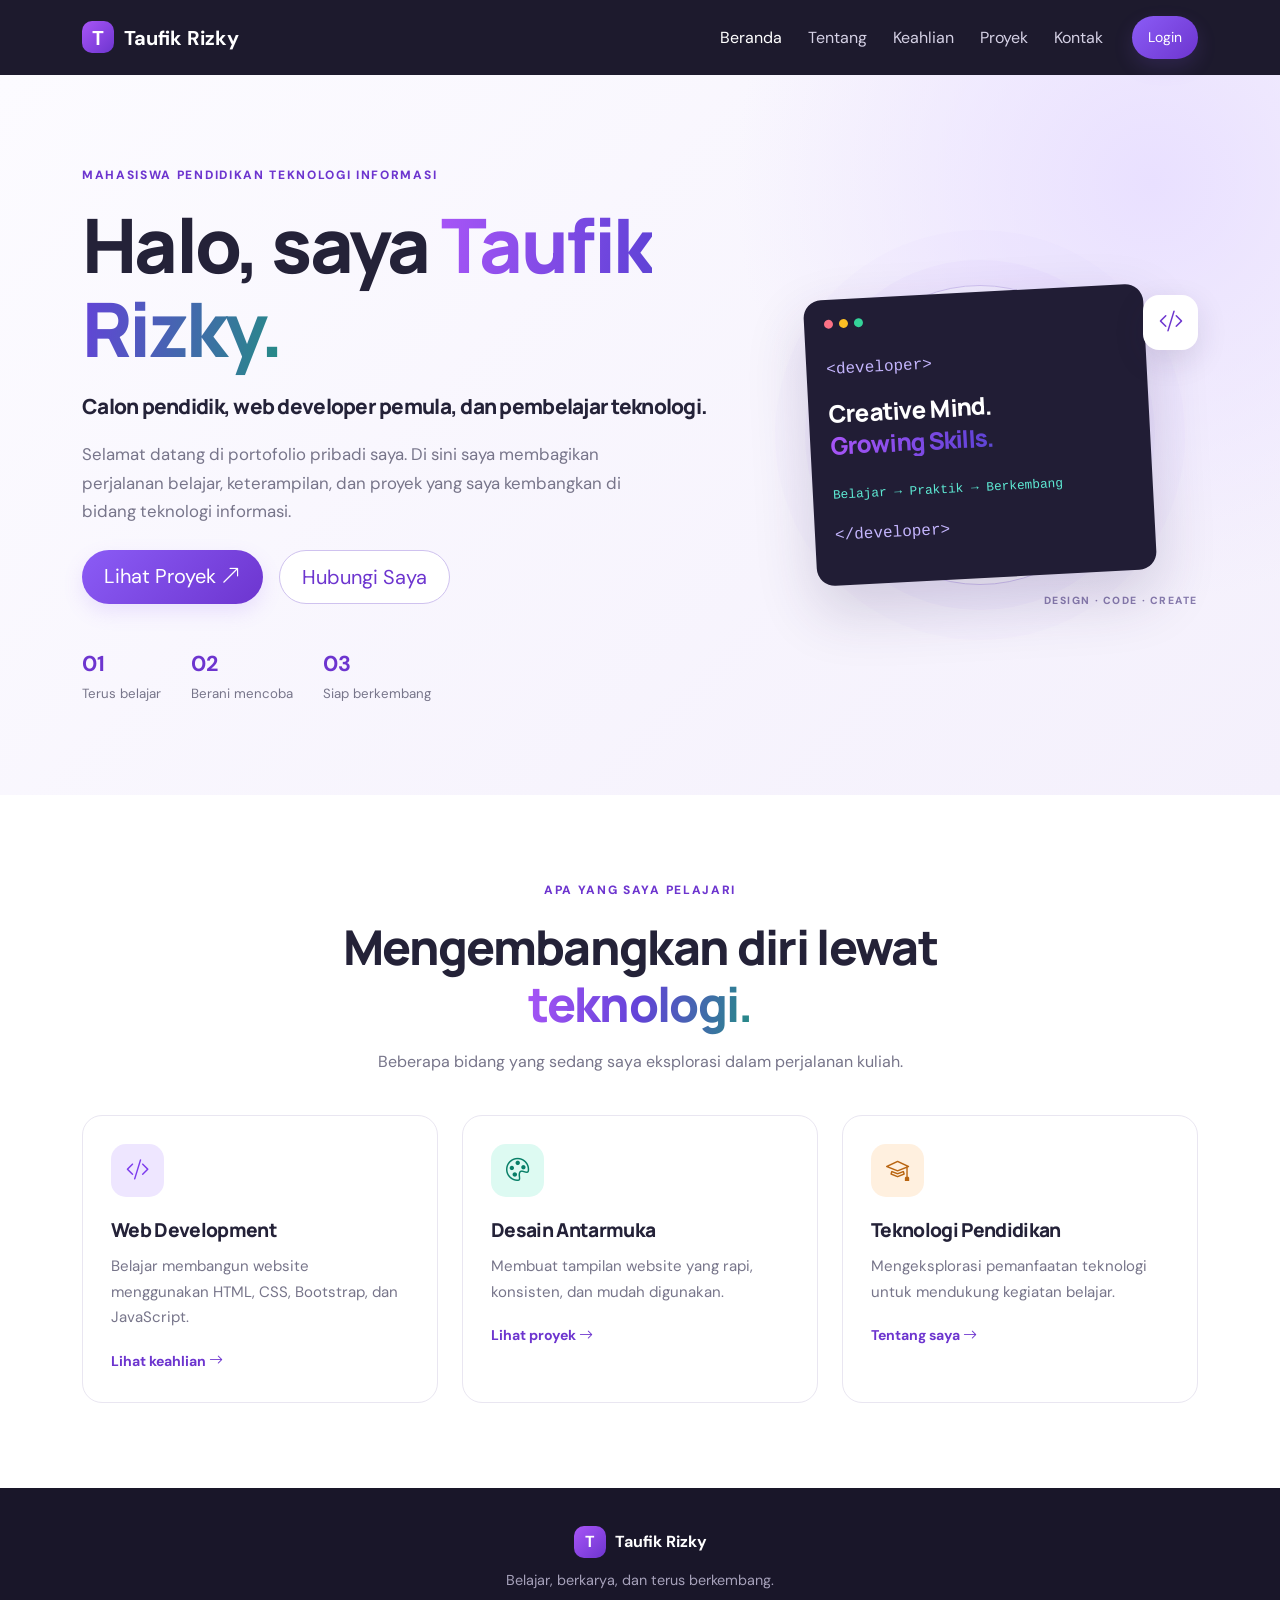
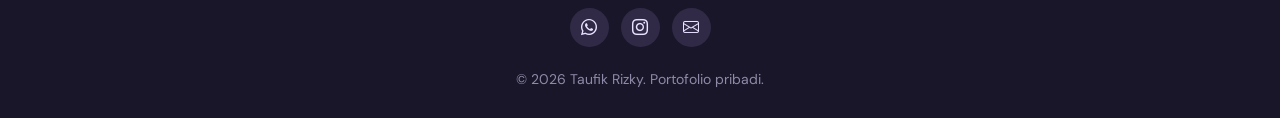
<file: index.html>
<!DOCTYPE html>
<html lang="id">
<head>
  <meta charset="UTF-8">
  <meta name="viewport" content="width=device-width, initial-scale=1">
  <title>Beranda | Taufik Rizky</title>
  <link href="https://cdn.jsdelivr.net/npm/bootstrap@5.3.8/dist/css/bootstrap.min.css" rel="stylesheet">
  <link href="https://cdn.jsdelivr.net/npm/bootstrap-icons@1.13.1/font/bootstrap-icons.min.css" rel="stylesheet">
  <link rel="stylesheet" href="style.css">
</head>
<body>
<nav class="navbar navbar-expand-lg navbar-dark site-nav sticky-top">
  <div class="container">
    <a class="navbar-brand fw-bold" href="index.html"><span class="brand">T</span> Taufik Rizky</a>
    <button class="navbar-toggler" type="button" data-bs-toggle="collapse" data-bs-target="#navMenu" aria-label="Buka navigasi">
      <span class="navbar-toggler-icon"></span>
    </button>
    <div class="collapse navbar-collapse" id="navMenu">
      <ul class="navbar-nav ms-auto align-items-lg-center">
        <li class="nav-item"><a class="nav-link active" href="index.html">Beranda</a></li>
        <li class="nav-item"><a class="nav-link" href="tentang.html">Tentang</a></li>
        <li class="nav-item"><a class="nav-link" href="keahlian.html">Keahlian</a></li>
        <li class="nav-item"><a class="nav-link" href="proyek.html">Proyek</a></li>
        <li class="nav-item"><a class="nav-link" href="kontak.html">Kontak</a></li>
        <li class="nav-item ms-lg-3"><a class="btn btn-purple btn-sm px-3" href="login.html">Login</a></li>
      </ul>
    </div>
  </div>
</nav>

<main>
  <section class="hero">
    <div class="container">
      <div class="row align-items-center g-5">
        <div class="col-lg-7">
          <p class="eyebrow">MAHASISWA PENDIDIKAN TEKNOLOGI INFORMASI</p>
          <h1>Halo, saya <span class="gradient">Taufik Rizky.</span></h1>
          <h2 class="hero-subtitle">Calon pendidik, web developer pemula, dan pembelajar teknologi.</h2>
          <p class="hero-text">Selamat datang di portofolio pribadi saya. Di sini saya membagikan perjalanan belajar, keterampilan, dan proyek yang saya kembangkan di bidang teknologi informasi.</p>
          <div class="d-flex gap-3 flex-wrap mt-4">
            <a href="proyek.html" class="btn btn-purple btn-lg">Lihat Proyek <i class="bi bi-arrow-up-right"></i></a>
            <a href="kontak.html" class="btn btn-outline-purple btn-lg">Hubungi Saya</a>
          </div>
          <div class="hero-info">
            <div><strong>01</strong><span>Terus belajar</span></div>
            <div><strong>02</strong><span>Berani mencoba</span></div>
            <div><strong>03</strong><span>Siap berkembang</span></div>
          </div>
        </div>
        <div class="col-lg-5">
          <div class="profile-art">
            <div class="art-circle"></div>
            <div class="art-card">
              <div class="art-top"><span></span><span></span><span></span></div>
              <p class="code-purple">&lt;developer&gt;</p>
              <h3>Creative Mind.</h3>
              <h3 class="gradient">Growing Skills.</h3>
              <p class="code-green">Belajar → Praktik → Berkembang</p>
              <p class="code-purple">&lt;/developer&gt;</p>
            </div>
            <div class="art-icon"><i class="bi bi-code-slash"></i></div>
            <div class="art-caption">DESIGN · CODE · CREATE</div>
          </div>
        </div>
      </div>
    </div>
  </section>

  <section class="section">
    <div class="container">
      <div class="section-heading text-center">
        <p class="eyebrow">APA YANG SAYA PELAJARI</p>
        <h2>Mengembangkan diri lewat <span class="gradient">teknologi.</span></h2>
        <p>Beberapa bidang yang sedang saya eksplorasi dalam perjalanan kuliah.</p>
      </div>
      <div class="row g-4 mt-3">
        <div class="col-md-4">
          <article class="info-card">
            <div class="icon-box"><i class="bi bi-code-slash"></i></div>
            <h3>Web Development</h3>
            <p>Belajar membangun website menggunakan HTML, CSS, Bootstrap, dan JavaScript.</p>
            <a href="keahlian.html">Lihat keahlian <i class="bi bi-arrow-right"></i></a>
          </article>
        </div>
        <div class="col-md-4">
          <article class="info-card">
            <div class="icon-box green"><i class="bi bi-palette"></i></div>
            <h3>Desain Antarmuka</h3>
            <p>Membuat tampilan website yang rapi, konsisten, dan mudah digunakan.</p>
            <a href="proyek.html">Lihat proyek <i class="bi bi-arrow-right"></i></a>
          </article>
        </div>
        <div class="col-md-4">
          <article class="info-card">
            <div class="icon-box orange"><i class="bi bi-mortarboard"></i></div>
            <h3>Teknologi Pendidikan</h3>
            <p>Mengeksplorasi pemanfaatan teknologi untuk mendukung kegiatan belajar.</p>
            <a href="tentang.html">Tentang saya <i class="bi bi-arrow-right"></i></a>
          </article>
        </div>
      </div>
    </div>
  </section>
</main>

<footer class="footer">
  <div class="container text-center">
    <a class="navbar-brand fw-bold text-white" href="index.html"><span class="brand">T</span> Taufik Rizky</a>
    <p>Belajar, berkarya, dan terus berkembang.</p>
    <div class="socials">
      <a href="https://wa.me/6281240125755" aria-label="WhatsApp"><i class="bi bi-whatsapp"></i></a>
      <a href="https://www.instagram.com/taufiq_rizkyyy?psln=MTl2dWFyeTM4ZGJiNQ==" aria-label="Instagram"><i class="bi bi-instagram"></i></a>
      <a href="mailto:taufikriski020@gmail.com" aria-label="Email"><i class="bi bi-envelope"></i></a>
    </div>
    <small>© <span data-year></span> Taufik Rizky. Portofolio pribadi.</small>
  </div>
</footer>
<script src="https://cdn.jsdelivr.net/npm/bootstrap@5.3.8/dist/js/bootstrap.bundle.min.js"></script>
<script src="script.js"></script>
</body>
</html>
</file>
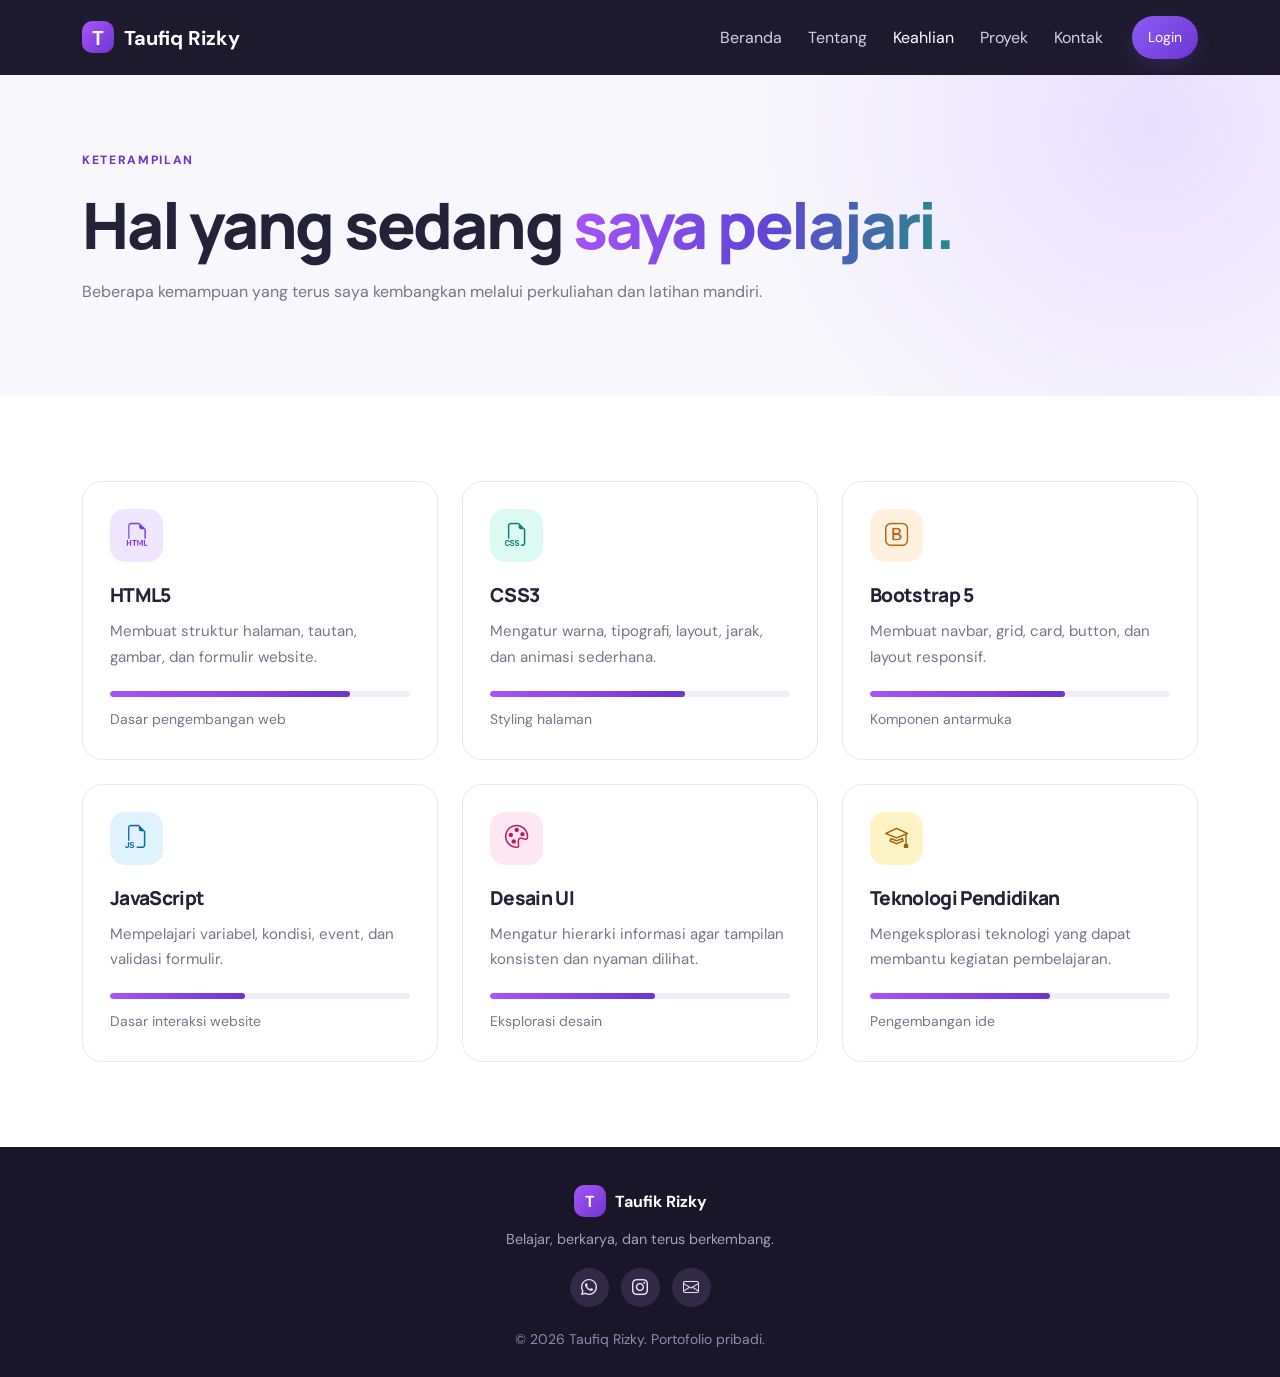
<file: keahlian.html>
<!DOCTYPE html>
<html lang="id">
<head>
  <meta charset="UTF-8"><meta name="viewport" content="width=device-width, initial-scale=1">
  <title>Keahlian | Taufiq Rizky</title>
  <link href="https://cdn.jsdelivr.net/npm/bootstrap@5.3.8/dist/css/bootstrap.min.css" rel="stylesheet">
  <link href="https://cdn.jsdelivr.net/npm/bootstrap-icons@1.13.1/font/bootstrap-icons.min.css" rel="stylesheet">
  <link rel="stylesheet" href="style.css">
</head>
<body>
<nav class="navbar navbar-expand-lg navbar-dark site-nav sticky-top"><div class="container">
  <a class="navbar-brand fw-bold" href="index.html"><span class="brand">T</span> Taufiq Rizky</a>
  <button class="navbar-toggler" type="button" data-bs-toggle="collapse" data-bs-target="#navMenu" aria-label="Buka navigasi"><span class="navbar-toggler-icon"></span></button>
  <div class="collapse navbar-collapse" id="navMenu"><ul class="navbar-nav ms-auto align-items-lg-center">
    <li class="nav-item"><a class="nav-link" href="index.html">Beranda</a></li>
    <li class="nav-item"><a class="nav-link" href="tentang.html">Tentang</a></li>
    <li class="nav-item"><a class="nav-link active" href="keahlian.html">Keahlian</a></li>
    <li class="nav-item"><a class="nav-link" href="proyek.html">Proyek</a></li>
    <li class="nav-item"><a class="nav-link" href="kontak.html">Kontak</a></li>
    <li class="nav-item ms-lg-3"><a class="btn btn-purple btn-sm px-3" href="login.html">Login</a></li>
  </ul></div>
</div></nav>
<main>
  <section class="page-heading"><div class="container">
    <p class="eyebrow">KETERAMPILAN</p><h1>Hal yang sedang <span class="gradient">saya pelajari.</span></h1>
    <p>Beberapa kemampuan yang terus saya kembangkan melalui perkuliahan dan latihan mandiri.</p>
  </div></section>
  <section class="section"><div class="container"><div class="row g-4">
    <div class="col-md-6 col-lg-4"><article class="info-card skill-card"><div class="icon-box"><i class="bi bi-filetype-html"></i></div><h3>HTML5</h3><p>Membuat struktur halaman, tautan, gambar, dan formulir website.</p><div class="skill-track"><span style="width:80%"></span></div><small>Dasar pengembangan web</small></article></div>
    <div class="col-md-6 col-lg-4"><article class="info-card skill-card"><div class="icon-box green"><i class="bi bi-filetype-css"></i></div><h3>CSS3</h3><p>Mengatur warna, tipografi, layout, jarak, dan animasi sederhana.</p><div class="skill-track"><span style="width:65%"></span></div><small>Styling halaman</small></article></div>
    <div class="col-md-6 col-lg-4"><article class="info-card skill-card"><div class="icon-box orange"><i class="bi bi-bootstrap"></i></div><h3>Bootstrap 5</h3><p>Membuat navbar, grid, card, button, dan layout responsif.</p><div class="skill-track"><span style="width:65%"></span></div><small>Komponen antarmuka</small></article></div>
    <div class="col-md-6 col-lg-4"><article class="info-card skill-card"><div class="icon-box blue"><i class="bi bi-filetype-js"></i></div><h3>JavaScript</h3><p>Mempelajari variabel, kondisi, event, dan validasi formulir.</p><div class="skill-track"><span style="width:45%"></span></div><small>Dasar interaksi website</small></article></div>
    <div class="col-md-6 col-lg-4"><article class="info-card skill-card"><div class="icon-box pink"><i class="bi bi-palette"></i></div><h3>Desain UI</h3><p>Mengatur hierarki informasi agar tampilan konsisten dan nyaman dilihat.</p><div class="skill-track"><span style="width:55%"></span></div><small>Eksplorasi desain</small></article></div>
    <div class="col-md-6 col-lg-4"><article class="info-card skill-card"><div class="icon-box yellow"><i class="bi bi-mortarboard"></i></div><h3>Teknologi Pendidikan</h3><p>Mengeksplorasi teknologi yang dapat membantu kegiatan pembelajaran.</p><div class="skill-track"><span style="width:60%"></span></div><small>Pengembangan ide</small></article></div>
  </div>
</main>
<footer class="footer"><div class="container text-center"><a class="navbar-brand fw-bold text-white" href="index.html"><span class="brand">T</span> Taufik Rizky</a><p>Belajar, berkarya, dan terus berkembang.</p><div class="socials"><a href="https://wa.me/6281240125755"><i class="bi bi-whatsapp"></i></a><a href="https://www.instagram.com/taufiq_rizkyyy?psln=MTl2dWFyeTM4ZGJiNQ=="><i class="bi bi-instagram"></i></a><a href="mailto:taufikriski020@gmail.com"><i class="bi bi-envelope"></i></a></div><small>© <span data-year></span> Taufiq Rizky. Portofolio pribadi.</small></div></footer>
<script src="https://cdn.jsdelivr.net/npm/bootstrap@5.3.8/dist/js/bootstrap.bundle.min.js"></script><script src="script.js"></script>
</body></html>
</file>
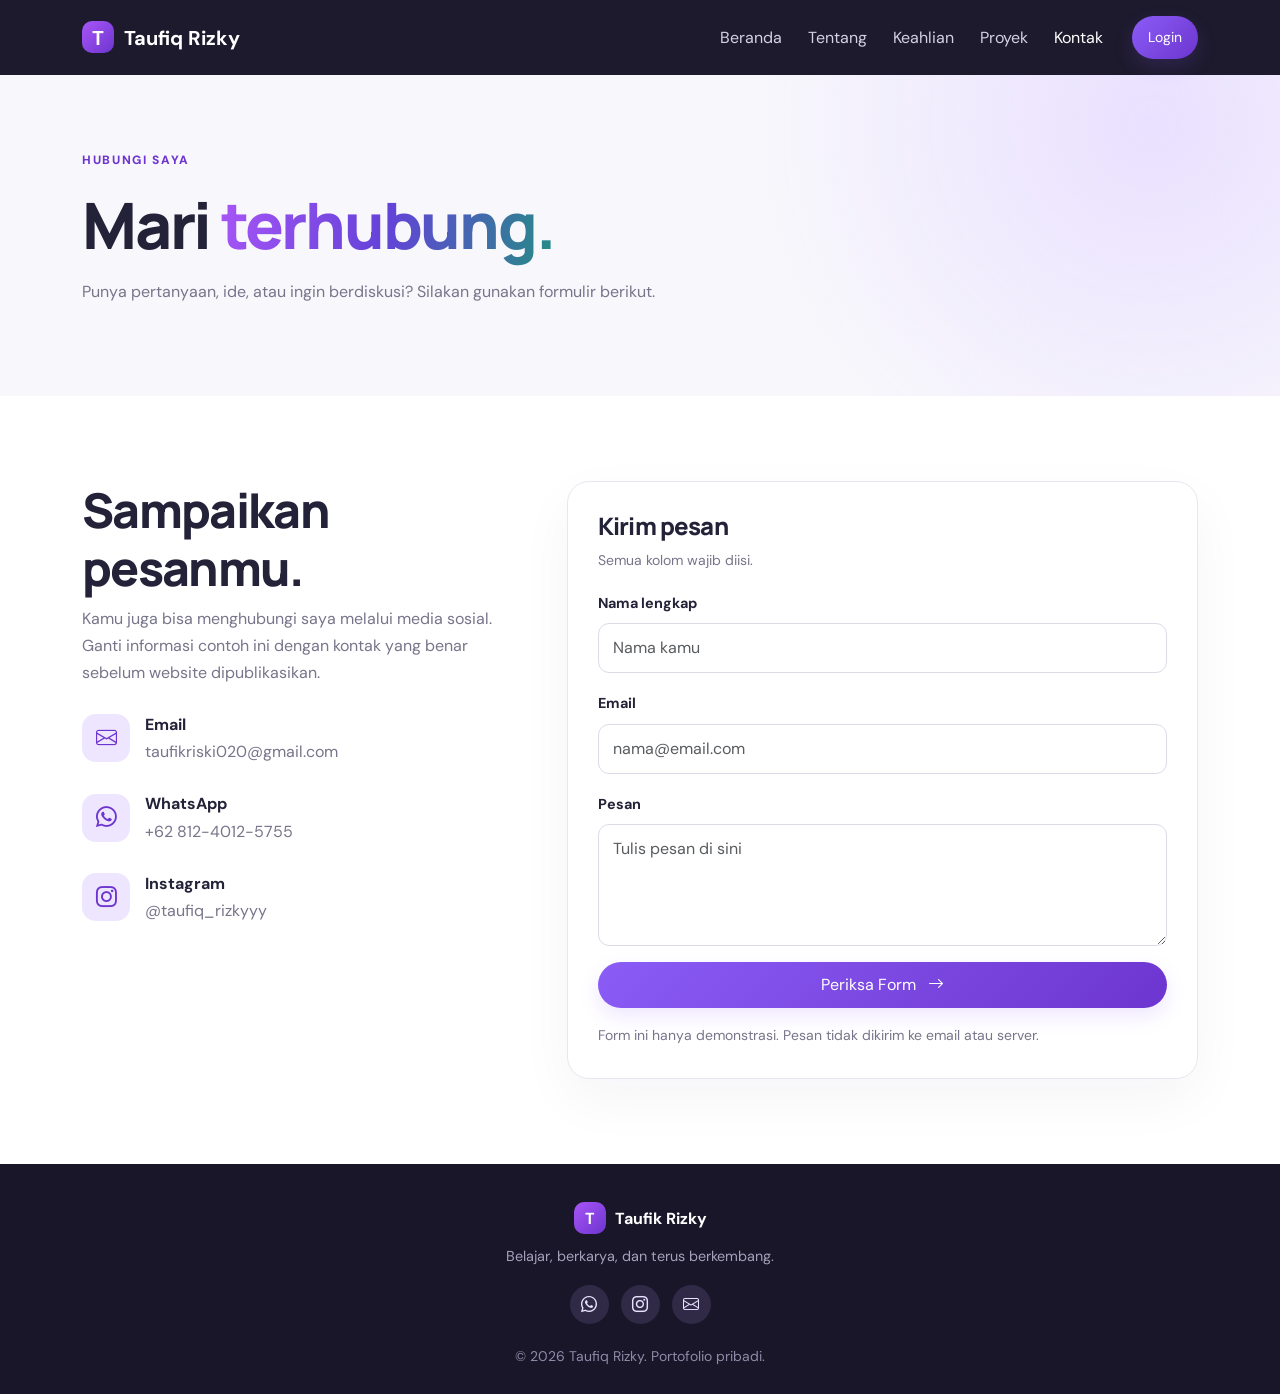
<file: kontak.html>
<!DOCTYPE html>
<html lang="id">
<head>
  <meta charset="UTF-8"><meta name="viewport" content="width=device-width, initial-scale=1">
  <title>Kontak | Taufiq Rizky</title>
  <link href="https://cdn.jsdelivr.net/npm/bootstrap@5.3.8/dist/css/bootstrap.min.css" rel="stylesheet">
  <link href="https://cdn.jsdelivr.net/npm/bootstrap-icons@1.13.1/font/bootstrap-icons.min.css" rel="stylesheet">
  <link rel="stylesheet" href="style.css">
</head>
<body>
<nav class="navbar navbar-expand-lg navbar-dark site-nav sticky-top"><div class="container">
  <a class="navbar-brand fw-bold" href="index.html"><span class="brand">T</span> Taufiq Rizky</a>
  <button class="navbar-toggler" type="button" data-bs-toggle="collapse" data-bs-target="#navMenu" aria-label="Buka navigasi"><span class="navbar-toggler-icon"></span></button>
  <div class="collapse navbar-collapse" id="navMenu"><ul class="navbar-nav ms-auto align-items-lg-center">
    <li class="nav-item"><a class="nav-link" href="index.html">Beranda</a></li>
    <li class="nav-item"><a class="nav-link" href="tentang.html">Tentang</a></li>
    <li class="nav-item"><a class="nav-link" href="keahlian.html">Keahlian</a></li>
    <li class="nav-item"><a class="nav-link" href="proyek.html">Proyek</a></li>
    <li class="nav-item"><a class="nav-link active" href="kontak.html">Kontak</a></li>
    <li class="nav-item ms-lg-3"><a class="btn btn-purple btn-sm px-3" href="login.html">Login</a></li>
  </ul></div>
</div></nav>
<main>
  <section class="page-heading"><div class="container">
    <p class="eyebrow">HUBUNGI SAYA</p><h1>Mari <span class="gradient">terhubung.</span></h1>
    <p>Punya pertanyaan, ide, atau ingin berdiskusi? Silakan gunakan formulir berikut.</p>
  </div></section>
  <section class="section"><div class="container"><div class="row g-5">
    <div class="col-lg-5"><h2 class="section-title">Sampaikan pesanmu.</h2><p class="muted">Kamu juga bisa menghubungi saya melalui media sosial. Ganti informasi contoh ini dengan kontak yang benar sebelum website dipublikasikan.</p>
      <div class="contact-item"><i class="bi bi-envelope"></i><div><strong>Email</strong><p>taufikriski020@gmail.com</p></div></div>
      <div class="contact-item"><i class="bi bi-whatsapp"></i><div><strong>WhatsApp</strong><p>+62 812-4012-5755</p></div></div>
      <div class="contact-item"><i class="bi bi-instagram"></i><div><strong>Instagram</strong><p>@taufiq_rizkyyy</p></div></div>
    </div>
    <div class="col-lg-7"><form id="contactForm" class="form-card" novalidate>
      <h3>Kirim pesan</h3><p class="muted small">Semua kolom wajib diisi.</p>
      <div class="mb-3"><label class="form-label" for="contactName">Nama lengkap</label><input class="form-control" id="contactName" name="name" required minlength="2" placeholder="Nama kamu"><div class="invalid-feedback">Nama minimal 2 karakter.</div></div>
      <div class="mb-3"><label class="form-label" for="contactEmail">Email</label><input class="form-control" id="contactEmail" name="email" type="email" required placeholder="nama@email.com"><div class="invalid-feedback">Masukkan email yang valid.</div></div>
      <div class="mb-3"><label class="form-label" for="contactMessage">Pesan</label><textarea class="form-control" id="contactMessage" name="message" rows="4" required minlength="5" placeholder="Tulis pesan di sini"></textarea><div class="invalid-feedback">Pesan minimal 5 karakter.</div></div>
      <button type="submit" class="btn btn-purple w-100">Periksa Form <i class="bi bi-arrow-right ms-2"></i></button>
      <div id="contactFeedback" class="form-feedback mt-3" role="status" aria-live="polite"></div>
      <p class="muted small mt-3 mb-0">Form ini hanya demonstrasi. Pesan tidak dikirim ke email atau server.</p>
    </form></div>
  </div></div></section>
</main>
<footer class="footer"><div class="container text-center"><a class="navbar-brand fw-bold text-white" href="index.html"><span class="brand">T</span> Taufik Rizky</a><p>Belajar, berkarya, dan terus berkembang.</p><div class="socials"><a href="https://wa.me/6281240125755"><i class="bi bi-whatsapp"></i></a><a href="https://www.instagram.com/taufiq_rizkyyy?psln=MTl2dWFyeTM4ZGJiNQ=="><i class="bi bi-instagram"></i></a><a href="mailto:taufikriski020@gmail.com"><i class="bi bi-envelope"></i></a></div><small>© <span data-year></span> Taufiq Rizky. Portofolio pribadi.</small></div></footer>
<script src="https://cdn.jsdelivr.net/npm/bootstrap@5.3.8/dist/js/bootstrap.bundle.min.js"></script><script src="script.js"></script>
</body></html>
</file>
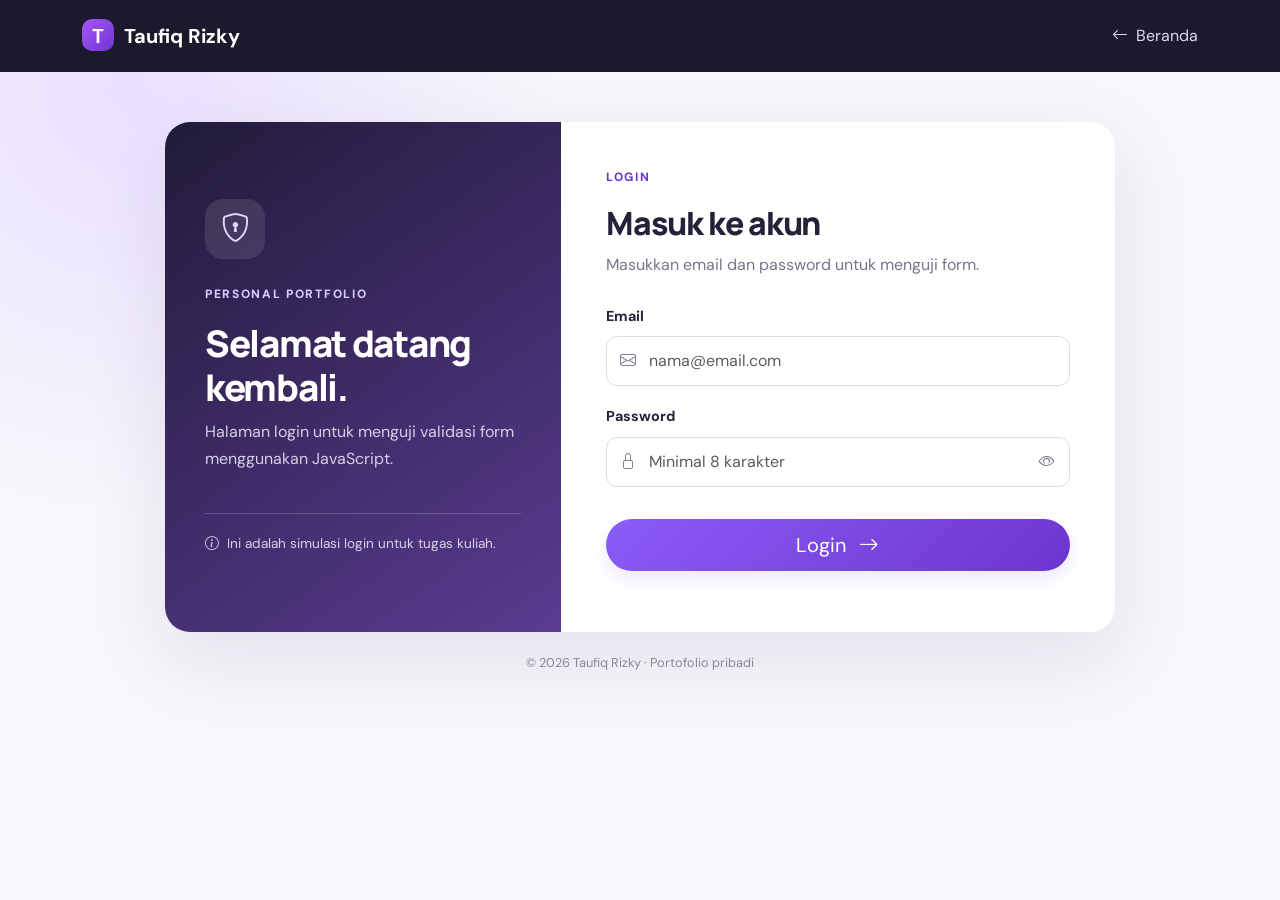
<file: login.html>
<!DOCTYPE html>
<html lang="id">
<head>
  <meta charset="UTF-8"><meta name="viewport" content="width=device-width, initial-scale=1">
  <title>Login | Taufiq Rizky</title>
  <link href="https://cdn.jsdelivr.net/npm/bootstrap@5.3.8/dist/css/bootstrap.min.css" rel="stylesheet">
  <link href="https://cdn.jsdelivr.net/npm/bootstrap-icons@1.13.1/font/bootstrap-icons.min.css" rel="stylesheet">
  <link rel="stylesheet" href="style.css">
</head>
<body class="login-page">
<nav class="navbar navbar-dark site-nav"><div class="container">
  <a class="navbar-brand fw-bold" href="index.html"><span class="brand">T</span> Taufiq Rizky</a>
  <a href="index.html" class="back-link"><i class="bi bi-arrow-left me-2"></i>Beranda</a>
</div></nav>

<main class="login-area">
  <div class="container">
    <div class="login-card row g-0">
      <div class="col-lg-5 login-side">
        <div class="login-symbol"><i class="bi bi-shield-lock"></i></div>
        <p class="eyebrow">PERSONAL PORTFOLIO</p>
        <h1>Selamat datang kembali.</h1>
        <p>Halaman login untuk menguji validasi form menggunakan JavaScript.</p>
        <div class="login-note"><i class="bi bi-info-circle me-2"></i>Ini adalah simulasi login untuk tugas kuliah.</div>
      </div>
      <div class="col-lg-7 login-content">
        <form id="loginForm" novalidate>
          <p class="eyebrow">LOGIN</p>
          <h2>Masuk ke akun</h2>
          <p class="muted mb-4">Masukkan email dan password untuk menguji form.</p>

          <div class="mb-3">
            <label class="form-label" for="loginEmail">Email</label>
            <div class="input-icon"><i class="bi bi-envelope"></i><input class="form-control" type="email" id="loginEmail" name="email" placeholder="nama@email.com" required autocomplete="username"></div>
            <div class="invalid-feedback">Masukkan email dengan format yang benar.</div>
          </div>

          <div class="mb-2">
            <label class="form-label" for="loginPassword">Password</label>
            <div class="input-icon"><i class="bi bi-lock"></i><input class="form-control" type="password" id="loginPassword" name="password" placeholder="Minimal 8 karakter" required minlength="8" autocomplete="current-password"><button class="show-password" id="togglePassword" type="button" aria-label="Tampilkan password"><i class="bi bi-eye"></i></button></div>
            <div class="invalid-feedback">Password minimal 8 karakter.</div>
          </div>

          <button type="submit" class="btn btn-purple btn-lg w-100 mt-4">Login <i class="bi bi-arrow-right ms-2"></i></button>
          <div id="loginFeedback" class="form-feedback mt-3" role="status" aria-live="polite"></div>
        </form>
      </div>
    </div>
    <p class="login-copyright">© <span data-year></span> Taufiq Rizky · Portofolio pribadi</p>
  </div>
</main>
<script src="https://cdn.jsdelivr.net/npm/bootstrap@5.3.8/dist/js/bootstrap.bundle.min.js"></script>
<script src="script.js"></script>
</body></html>
</file>
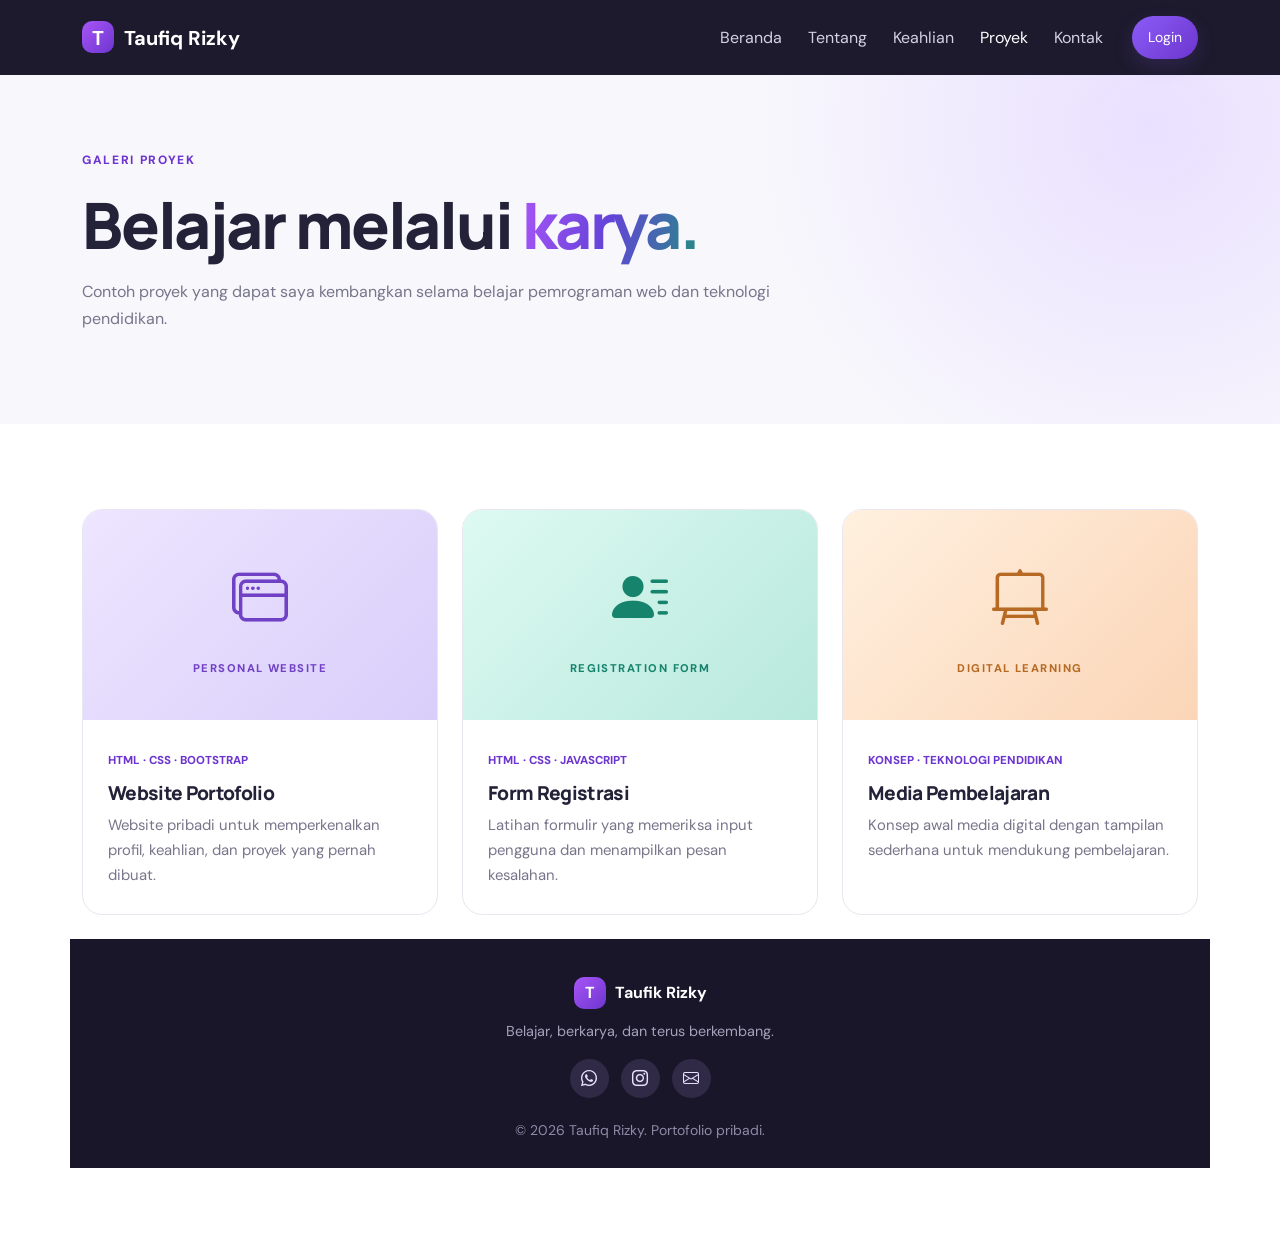
<file: proyek.html>
<!DOCTYPE html>
<html lang="id">
<head>
  <meta charset="UTF-8"><meta name="viewport" content="width=device-width, initial-scale=1">
  <title>Proyek | Taufiq Rizky</title>
  <link href="https://cdn.jsdelivr.net/npm/bootstrap@5.3.8/dist/css/bootstrap.min.css" rel="stylesheet">
  <link href="https://cdn.jsdelivr.net/npm/bootstrap-icons@1.13.1/font/bootstrap-icons.min.css" rel="stylesheet">
  <link rel="stylesheet" href="style.css">
</head>
<body>
<nav class="navbar navbar-expand-lg navbar-dark site-nav sticky-top"><div class="container">
  <a class="navbar-brand fw-bold" href="index.html"><span class="brand">T</span> Taufiq Rizky</a>
  <button class="navbar-toggler" type="button" data-bs-toggle="collapse" data-bs-target="#navMenu" aria-label="Buka navigasi"><span class="navbar-toggler-icon"></span></button>
  <div class="collapse navbar-collapse" id="navMenu"><ul class="navbar-nav ms-auto align-items-lg-center">
    <li class="nav-item"><a class="nav-link" href="index.html">Beranda</a></li>
    <li class="nav-item"><a class="nav-link" href="tentang.html">Tentang</a></li>
    <li class="nav-item"><a class="nav-link" href="keahlian.html">Keahlian</a></li>
    <li class="nav-item"><a class="nav-link active" href="proyek.html">Proyek</a></li>
    <li class="nav-item"><a class="nav-link" href="kontak.html">Kontak</a></li>
    <li class="nav-item ms-lg-3"><a class="btn btn-purple btn-sm px-3" href="login.html">Login</a></li>
  </ul></div>
</div></nav>
<main>
  <section class="page-heading"><div class="container">
    <p class="eyebrow">GALERI PROYEK</p><h1>Belajar melalui <span class="gradient">karya.</span></h1>
    <p>Contoh proyek yang dapat saya kembangkan selama belajar pemrograman web dan teknologi pendidikan.</p>
  </div></section>
  <section class="section"><div class="container"><div class="row g-4">
    <div class="col-md-6 col-lg-4"><article class="project-card">
      <div class="project-image purple-bg"><i class="bi bi-window-stack"></i><span>PERSONAL WEBSITE</span></div>
      <div class="project-content"><span class="project-label">HTML · CSS · Bootstrap</span><h3>Website Portofolio</h3><p>Website pribadi untuk memperkenalkan profil, keahlian, dan proyek yang pernah dibuat.</p></div>
    </article></div>
    <div class="col-md-6 col-lg-4"><article class="project-card">
      <div class="project-image green-bg"><i class="bi bi-person-lines-fill"></i><span>REGISTRATION FORM</span></div>
      <div class="project-content"><span class="project-label">HTML · CSS · JavaScript</span><h3>Form Registrasi</h3><p>Latihan formulir yang memeriksa input pengguna dan menampilkan pesan kesalahan.</p></div>
    </article></div>
    <div class="col-md-6 col-lg-4"><article class="project-card">
      <div class="project-image orange-bg"><i class="bi bi-easel2"></i><span>DIGITAL LEARNING</span></div>
      <div class="project-content"><span class="project-label">Konsep · Teknologi Pendidikan</span><h3>Media Pembelajaran</h3><p>Konsep awal media digital dengan tampilan sederhana untuk mendukung pembelajaran.</p></div>
    </article></div>
<footer class="footer"><div class="container text-center"><a class="navbar-brand fw-bold text-white" href="index.html"><span class="brand">T</span> Taufik Rizky</a><p>Belajar, berkarya, dan terus berkembang.</p><div class="socials"><a href="https://wa.me/6281240125755"><i class="bi bi-whatsapp"></i></a><a href="https://www.instagram.com/taufiq_rizkyyy?psln=MTl2dWFyeTM4ZGJiNQ=="><i class="bi bi-instagram"></i></a><a href="mailto:taufikriski020@gmail.com"><i class="bi bi-envelope"></i></a></div><small>© <span data-year></span> Taufiq Rizky. Portofolio pribadi.</small></div></footer>
<script src="https://cdn.jsdelivr.net/npm/bootstrap@5.3.8/dist/js/bootstrap.bundle.min.js"></script><script src="script.js"></script>
</body></html>
</file>
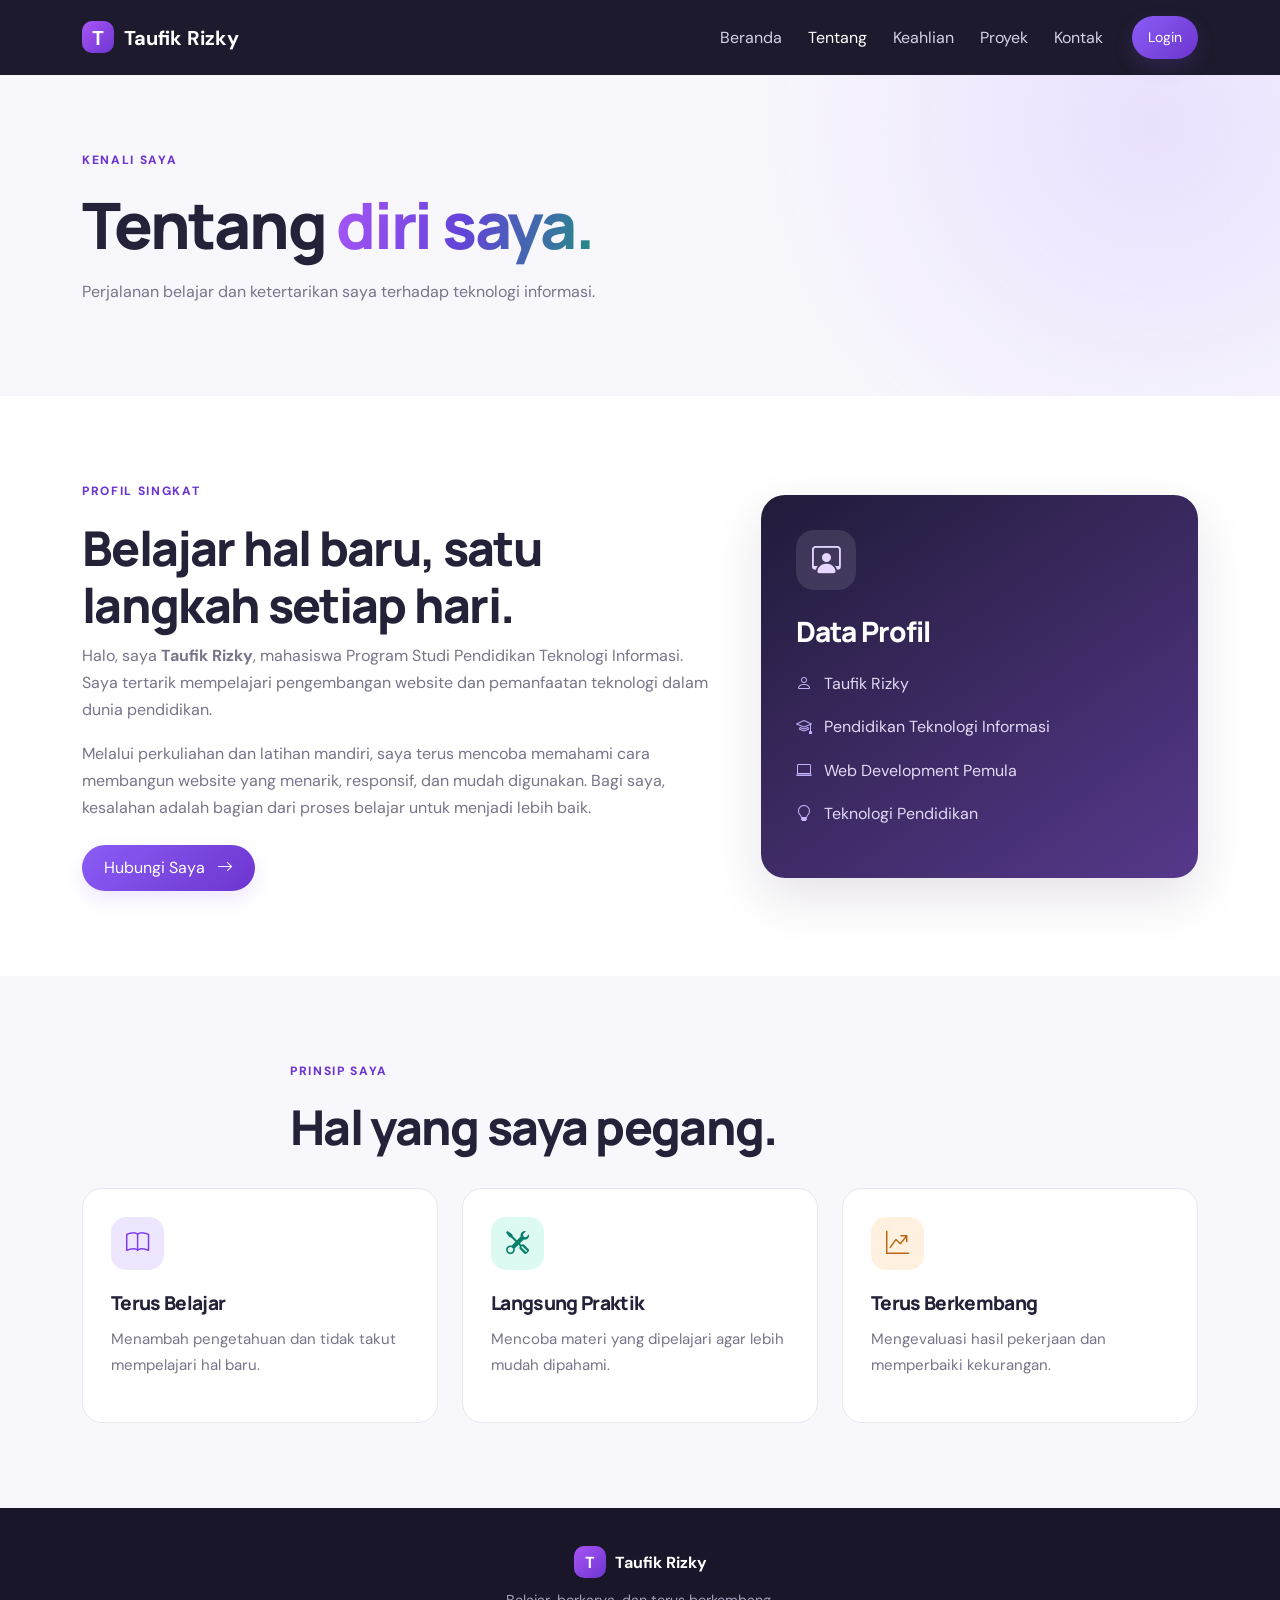
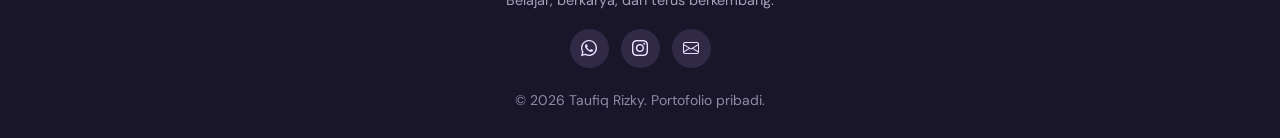
<file: tentang.html>
<!DOCTYPE html>
<html lang="id">
<head>
  <meta charset="UTF-8">
  <meta name="viewport" content="width=device-width, initial-scale=1">
  <title>Tentang Saya | Taufik Rizky</title>
  <link href="https://cdn.jsdelivr.net/npm/bootstrap@5.3.8/dist/css/bootstrap.min.css" rel="stylesheet">
  <link href="https://cdn.jsdelivr.net/npm/bootstrap-icons@1.13.1/font/bootstrap-icons.min.css" rel="stylesheet">
  <link rel="stylesheet" href="style.css">
</head>
<body>
<nav class="navbar navbar-expand-lg navbar-dark site-nav sticky-top">
  <div class="container">
    <a class="navbar-brand fw-bold" href="index.html"><span class="brand">T</span> Taufik Rizky</a>
    <button class="navbar-toggler" type="button" data-bs-toggle="collapse" data-bs-target="#navMenu" aria-label="Buka navigasi"><span class="navbar-toggler-icon"></span></button>
    <div class="collapse navbar-collapse" id="navMenu"><ul class="navbar-nav ms-auto align-items-lg-center">
      <li class="nav-item"><a class="nav-link" href="index.html">Beranda</a></li>
      <li class="nav-item"><a class="nav-link active" href="tentang.html">Tentang</a></li>
      <li class="nav-item"><a class="nav-link" href="keahlian.html">Keahlian</a></li>
      <li class="nav-item"><a class="nav-link" href="proyek.html">Proyek</a></li>
      <li class="nav-item"><a class="nav-link" href="kontak.html">Kontak</a></li>
      <li class="nav-item ms-lg-3"><a class="btn btn-purple btn-sm px-3" href="login.html">Login</a></li>
    </ul></div>
  </div>
</nav>

<main>
  <section class="page-heading"><div class="container">
    <p class="eyebrow">KENALI SAYA</p>
    <h1>Tentang <span class="gradient">diri saya.</span></h1>
    <p>Perjalanan belajar dan ketertarikan saya terhadap teknologi informasi.</p>
  </div></section>
  <section class="section"><div class="container"><div class="row align-items-center g-5">
    <div class="col-lg-7">
      <p class="eyebrow">PROFIL SINGKAT</p>
      <h2 class="section-title">Belajar hal baru, satu langkah setiap hari.</h2>
      <p class="muted">Halo, saya <strong>Taufik Rizky</strong>, mahasiswa Program Studi Pendidikan Teknologi Informasi. Saya tertarik mempelajari pengembangan website dan pemanfaatan teknologi dalam dunia pendidikan.</p>
      <p class="muted">Melalui perkuliahan dan latihan mandiri, saya terus mencoba memahami cara membangun website yang menarik, responsif, dan mudah digunakan. Bagi saya, kesalahan adalah bagian dari proses belajar untuk menjadi lebih baik.</p>
      <a class="btn btn-purple mt-2" href="kontak.html">Hubungi Saya <i class="bi bi-arrow-right ms-2"></i></a>
    </div>
    <div class="col-lg-5">
      <div class="about-card">
        <div class="about-symbol"><i class="bi bi-person-workspace"></i></div>
        <h3>Data Profil</h3>
        <p><i class="bi bi-person me-2"></i> Taufik Rizky</p>
        <p><i class="bi bi-mortarboard me-2"></i> Pendidikan Teknologi Informasi</p>
        <p><i class="bi bi-laptop me-2"></i> Web Development Pemula</p>
        <p><i class="bi bi-lightbulb me-2"></i> Teknologi Pendidikan</p>
      </div>
    </div>
  </div></div></section>
  <section class="section section-soft"><div class="container">
    <div class="section-heading"><p class="eyebrow">PRINSIP SAYA</p><h2>Hal yang saya pegang.</h2></div>
    <div class="row g-4 mt-2">
      <div class="col-md-4"><article class="info-card"><div class="icon-box"><i class="bi bi-book"></i></div><h3>Terus Belajar</h3><p>Menambah pengetahuan dan tidak takut mempelajari hal baru.</p></article></div>
      <div class="col-md-4"><article class="info-card"><div class="icon-box green"><i class="bi bi-tools"></i></div><h3>Langsung Praktik</h3><p>Mencoba materi yang dipelajari agar lebih mudah dipahami.</p></article></div>
      <div class="col-md-4"><article class="info-card"><div class="icon-box orange"><i class="bi bi-graph-up-arrow"></i></div><h3>Terus Berkembang</h3><p>Mengevaluasi hasil pekerjaan dan memperbaiki kekurangan.</p></article></div>
    </div>
  </div></section>
</main>
<footer class="footer"><div class="container text-center"><a class="navbar-brand fw-bold text-white" href="index.html"><span class="brand">T</span> Taufik Rizky</a><p>Belajar, berkarya, dan terus berkembang.</p><div class="socials"><a href="https://wa.me/6281240125755"><i class="bi bi-whatsapp"></i></a><a href="https://www.instagram.com/taufiq_rizkyyy?psln=MTl2dWFyeTM4ZGJiNQ=="><i class="bi bi-instagram"></i></a><a href="mailto:taufikriski020@gmail.com"><i class="bi bi-envelope"></i></a></div><small>© <span data-year></span> Taufiq Rizky. Portofolio pribadi.</small></div></footer>
<script src="https://cdn.jsdelivr.net/npm/bootstrap@5.3.8/dist/js/bootstrap.bundle.min.js"></script><script src="script.js"></script>
</body></html>
</file>
<file: style.css>
@import url('https://fonts.googleapis.com/css2?family=DM+Sans:wght@400;500;600;700&family=Manrope:wght@400;500;600;700;800&display=swap');

:root {
  --purple: #8b5cf6;
  --purple-dark: #6d35cf;
  --dark: #191629;
  --text: #242238;
  --muted: #77758a;
  --soft: #f8f7fc;
  --line: #e9e6f1;
}

* { box-sizing: border-box; }

html { scroll-behavior: smooth; }

body {
  margin: 0;
  font-family: 'DM Sans', sans-serif;
  color: var(--text);
  line-height: 1.7;
}

h1, h2, h3, h4 {
  font-family: 'Manrope', sans-serif;
  font-weight: 800;
  letter-spacing: -0.035em;
}

a { text-decoration: none; }

.site-nav {
  background: rgba(25, 22, 41, 0.98);
  padding: 14px 0;
}

.brand {
  display: inline-grid;
  place-items: center;
  width: 32px;
  height: 32px;
  margin-right: 5px;
  border-radius: 10px;
  color: white;
  background: linear-gradient(135deg, #a855f7, #6d35cf);
}

.nav-link {
  color: #d5d1e5 !important;
  padding: 10px 13px !important;
}

.nav-link:hover,
.nav-link.active { color: white !important; }

.btn-purple {
  color: white;
  border: none;
  border-radius: 50px;
  padding: 11px 22px;
  background: linear-gradient(135deg, var(--purple), var(--purple-dark));
  box-shadow: 0 8px 20px #8b5cf626;
  transition: 0.25s;
}

.btn-purple:hover {
  color: white;
  transform: translateY(-2px);
  box-shadow: 0 12px 25px #8b5cf63b;
}

.btn-outline-purple {
  color: var(--purple-dark);
  border: 1px solid #cfc2ef;
  border-radius: 50px;
  padding: 11px 22px;
  background: white;
}

.btn-outline-purple:hover {
  color: white;
  background: var(--purple-dark);
}

.gradient {
  color: var(--purple-dark);
  background: linear-gradient(100deg, #a855f7, #6343d8, #258c85);
  -webkit-background-clip: text;
  background-clip: text;
  -webkit-text-fill-color: transparent;
}

.hero {
  padding: 90px 0;
  overflow: hidden;
  background:
    radial-gradient(circle at 90% 15%, #e9e0ff, transparent 32%),
    linear-gradient(135deg, #fcfbff, #f4f0fc);
}

.eyebrow {
  color: var(--purple-dark);
  font-size: 0.75rem;
  font-weight: 800;
  letter-spacing: 0.14em;
  margin-bottom: 17px;
}

.hero h1 {
  font-size: clamp(2.8rem, 6vw, 4.7rem);
  line-height: 1.12;
}

.hero-subtitle {
  margin-top: 20px;
  font-size: 1.3rem;
  line-height: 1.5;
}

.hero-text {
  max-width: 590px;
  margin-top: 18px;
  color: var(--muted);
  font-size: 1.05rem;
}

.hero-info {
  display: flex;
  flex-wrap: wrap;
  gap: 30px;
  margin-top: 42px;
}

.hero-info div {
  display: flex;
  flex-direction: column;
}

.hero-info strong {
  color: var(--purple-dark);
  font-size: 1.35rem;
}

.hero-info span {
  color: var(--muted);
  font-size: 0.83rem;
}

.profile-art {
  position: relative;
  min-height: 350px;
  display: grid;
  place-items: center;
}

.art-circle {
  position: absolute;
  width: 300px;
  height: 300px;
  border: 1px solid #cfc0f0;
  border-radius: 50%;
  box-shadow: 0 0 0 25px #8b5cf609, 0 0 0 55px #8b5cf605;
}

.art-card {
  z-index: 1;
  position: relative;
  width: 100%;
  max-width: 340px;
  padding: 20px;
  border-radius: 18px;
  color: white;
  background: #211d35;
  box-shadow: 0 25px 60px #37275a30;
  transform: rotate(-3deg);
}

.art-top {
  display: flex;
  gap: 6px;
  margin-bottom: 28px;
}

.art-top span {
  width: 9px;
  height: 9px;
  background: #fb7185;
  border-radius: 50%;
}

.art-top span:nth-child(2) { background: #fbbf24; }
.art-top span:nth-child(3) { background: #34d399; }

.art-card h3 {
  font-size: 1.5rem;
  margin-bottom: 3px;
}

.code-purple {
  color: #c4b5fd;
  font-family: monospace;
}

.code-green {
  margin-top: 24px;
  color: #5eead4;
  font-family: monospace;
  font-size: 0.8rem;
}

.art-icon {
  position: absolute;
  z-index: 2;
  top: 35px;
  right: 0;
  display: grid;
  place-items: center;
  width: 55px;
  height: 55px;
  color: var(--purple-dark);
  background: white;
  border-radius: 16px;
  font-size: 1.5rem;
  box-shadow: 0 10px 30px #32205020;
}

.art-caption {
  position: absolute;
  bottom: 0;
  right: 0;
  color: #887cae;
  font-size: 0.65rem;
  font-weight: 800;
  letter-spacing: 0.15em;
}

.section { padding: 85px 0; }

.section-soft { background: var(--soft); }

.section-heading {
  max-width: 700px;
  margin: auto;
}

.section-heading h2,
.section-title {
  font-size: clamp(2rem, 4vw, 3rem);
  line-height: 1.2;
}

.section-heading > p:last-child {
  color: var(--muted);
  margin-top: 15px;
}

.info-card {
  height: 100%;
  padding: 28px;
  background: white;
  border: 1px solid var(--line);
  border-radius: 20px;
  transition: transform 0.25s, box-shadow 0.25s;
}

.info-card:hover {
  transform: translateY(-5px);
  box-shadow: 0 18px 40px #25163e0d;
}

.icon-box {
  display: grid;
  place-items: center;
  width: 53px;
  height: 53px;
  margin-bottom: 22px;
  color: #7c3aed;
  background: #eee6ff;
  border-radius: 15px;
  font-size: 1.45rem;
}

.icon-box.green { color: #087f68; background: #ddfaf2; }
.icon-box.orange { color: #b96511; background: #fff0df; }
.icon-box.blue { color: #0369a1; background: #e0f2fe; }
.icon-box.pink { color: #be185d; background: #fce7f3; }
.icon-box.yellow { color: #a16207; background: #fef3c7; }

.info-card h3 {
  font-size: 1.2rem;
  margin-bottom: 12px;
}

.info-card p {
  color: var(--muted);
  font-size: 0.94rem;
}

.info-card a {
  color: var(--purple-dark);
  font-size: 0.88rem;
  font-weight: 700;
}

.page-heading {
  padding: 75px 0;
  background:
    radial-gradient(circle at 90% 15%, #e9e0ff, transparent 33%),
    var(--soft);
}

.page-heading h1 {
  font-size: clamp(2.5rem, 5vw, 4rem);
  line-height: 1.15;
}

.page-heading p:not(.eyebrow) {
  max-width: 700px;
  color: var(--muted);
  margin-top: 17px;
}

.muted { color: var(--muted); }

.about-card {
  padding: 35px;
  color: white;
  background: linear-gradient(145deg, #211b39, #56388b);
  border-radius: 24px;
  box-shadow: 0 20px 50px #34204b20;
}

.about-symbol {
  display: grid;
  place-items: center;
  width: 60px;
  height: 60px;
  margin-bottom: 25px;
  color: #e4d6ff;
  background: #ffffff1b;
  border-radius: 18px;
  font-size: 1.8rem;
}

.about-card h3 { margin-bottom: 22px; }
.about-card p { color: #e1d9f3; }
.about-card p i { color: #c4b5fd; }

.skill-card { padding: 27px; }

.skill-track {
  height: 6px;
  margin: 20px 0 8px;
  overflow: hidden;
  background: #efedf5;
  border-radius: 20px;
}

.skill-track span {
  display: block;
  height: 100%;
  background: linear-gradient(90deg, #a855f7, #6d35cf);
  border-radius: 20px;
}

.skill-card small { color: var(--muted); }

.project-card {
  height: 100%;
  overflow: hidden;
  background: white;
  border: 1px solid var(--line);
  border-radius: 20px;
  transition: transform 0.25s, box-shadow 0.25s;
}

.project-card:hover {
  transform: translateY(-5px);
  box-shadow: 0 18px 40px #25163e0d;
}

.project-image {
  min-height: 210px;
  display: flex;
  flex-direction: column;
  justify-content: center;
  align-items: center;
  gap: 12px;
  font-size: 3.5rem;
}

.project-image span {
  font-size: 0.7rem;
  font-weight: 800;
  letter-spacing: 0.13em;
}

.purple-bg { color: #7041c4; background: linear-gradient(135deg, #eee5ff, #d8cefa); }
.green-bg { color: #16836d; background: linear-gradient(135deg, #ddfaf2, #b8e8dc); }
.orange-bg { color: #b66a23; background: linear-gradient(135deg, #fff0df, #fbd5b7); }

.project-content { padding: 25px; }

.project-label {
  color: var(--purple-dark);
  font-size: 0.72rem;
  font-weight: 800;
  text-transform: uppercase;
}

.project-content h3 {
  margin-top: 10px;
  font-size: 1.2rem;
}

.project-content p {
  margin-bottom: 0;
  color: var(--muted);
  font-size: 0.93rem;
}

.notice {
  display: flex;
  gap: 15px;
  padding: 20px;
  color: #5d4a7c;
  background: #f5f0ff;
  border: 1px solid #e6dcff;
  border-radius: 15px;
}

.notice i { font-size: 1.4rem; }
.notice p { margin: 0; }

.contact-item {
  display: flex;
  gap: 15px;
  align-items: center;
  margin-top: 25px;
}

.contact-item > i {
  display: grid;
  place-items: center;
  width: 48px;
  height: 48px;
  color: var(--purple-dark);
  background: #eee6ff;
  border-radius: 14px;
  font-size: 1.3rem;
}

.contact-item p { margin: 0; color: var(--muted); }

.form-card {
  padding: 30px;
  background: white;
  border: 1px solid var(--line);
  border-radius: 22px;
  box-shadow: 0 20px 55px #25163e0b;
}

.form-card h3 { font-size: 1.5rem; }

.form-label { font-weight: 700; font-size: 0.9rem; }

.form-control {
  padding: 12px 14px;
  border-color: #dedbe9;
  border-radius: 11px;
}

.form-control:focus {
  border-color: #a78bfa;
  box-shadow: 0 0 0 0.2rem #a78bfa30;
}

.form-feedback {
  font-size: 0.9rem;
  font-weight: 600;
}

.form-feedback.success {
  padding: 12px;
  color: #087f5b;
  background: #e8faf2;
  border-radius: 10px;
}

.form-feedback.error {
  padding: 12px;
  color: #b42318;
  background: #fff0f0;
  border-radius: 10px;
}

.footer {
  padding: 38px 0 25px;
  color: #c7c4d7;
  background: var(--dark);
}

.footer p {
  margin: 10px 0 16px;
  color: #a6a1ba;
  font-size: 0.9rem;
}

.socials {
  display: flex;
  justify-content: center;
  gap: 12px;
  margin-bottom: 18px;
}

.socials a {
  display: grid;
  place-items: center;
  width: 39px;
  height: 39px;
  color: #e8e2ff;
  background: #302a47;
  border-radius: 50%;
  transition: 0.2s;
}

.socials a:hover {
  color: white;
  background: var(--purple-dark);
  transform: translateY(-3px);
}

.footer small { color: #8f8aa7; }

/* Halaman login */
.login-page {
  min-height: 100vh;
  background: radial-gradient(circle at 10% 10%, #e9e0ff, transparent 30%), #f8f7fc;
}

.back-link { color: #ded8f0; }
.back-link:hover { color: white; }

.login-area { padding: 50px 0 30px; }

.login-card {
  max-width: 950px;
  margin: auto;
  overflow: hidden;
  background: white;
  border-radius: 25px;
  box-shadow: 0 25px 80px #30204a1b;
}

.login-side {
  display: flex;
  flex-direction: column;
  justify-content: center;
  padding: 40px;
  color: white;
  background: linear-gradient(145deg, #211b39, #5a3b91);
}

.login-symbol {
  display: grid;
  place-items: center;
  width: 60px;
  height: 60px;
  margin-bottom: 25px;
  color: #e4d7ff;
  background: #ffffff1b;
  border-radius: 18px;
  font-size: 1.8rem;
}

.login-side .eyebrow { color: #d9caff; }
.login-side h1 { font-size: 2.3rem; line-height: 1.2; }
.login-side > p:not(.eyebrow) { color: #d7cee9; }

.login-note {
  margin-top: 25px;
  padding-top: 18px;
  border-top: 1px solid #ffffff30;
  color: #d9d0ed;
  font-size: 0.85rem;
}

.login-content {
  display: flex;
  align-items: center;
  padding: 45px;
}

.login-content form { width: 100%; }
.login-content h2 { font-size: 2rem; }

.input-icon { position: relative; }

.input-icon > i {
  position: absolute;
  z-index: 2;
  top: 50%;
  left: 14px;
  color: #858096;
  transform: translateY(-50%);
}

.input-icon .form-control {
  padding-left: 42px;
  padding-right: 45px;
}

.show-password {
  position: absolute;
  top: 50%;
  right: 9px;
  padding: 6px;
  border: 0;
  color: #777187;
  background: transparent;
  transform: translateY(-50%);
}

.demo-note {
  padding: 13px;
  color: #716784;
  background: #f5f1ff;
  border-radius: 12px;
  font-size: 0.8rem;
}

.login-copyright {
  margin-top: 20px;
  color: #89859c;
  text-align: center;
  font-size: 0.8rem;
}

@media (max-width: 991px) {
  .hero { padding: 65px 0; }
  .profile-art { min-height: 320px; }
  .login-side { padding: 32px; }
  .login-content { padding: 35px; }
}

@media (max-width: 575px) {
  .hero { padding: 50px 0; }
  .hero h1 { font-size: 2.7rem; }
  .hero-subtitle { font-size: 1.1rem; }
  .hero-info { gap: 20px; }
  .profile-art { min-height: 285px; }
  .art-circle { width: 240px; height: 240px; }
  .art-card { max-width: 290px; }
  .section { padding: 60px 0; }
  .page-heading { padding: 55px 0; }
  .info-card { padding: 23px; }
  .form-card { padding: 22px; }
  .login-area { padding: 25px 0; }
  .login-side { padding: 28px; }
  .login-content { padding: 28px 23px; }
  .login-side h1 { font-size: 2rem; }
}

@media (prefers-reduced-motion: reduce) {
  html { scroll-behavior: auto; }
  *, *::before, *::after { transition: none !important; }
}
</file>
